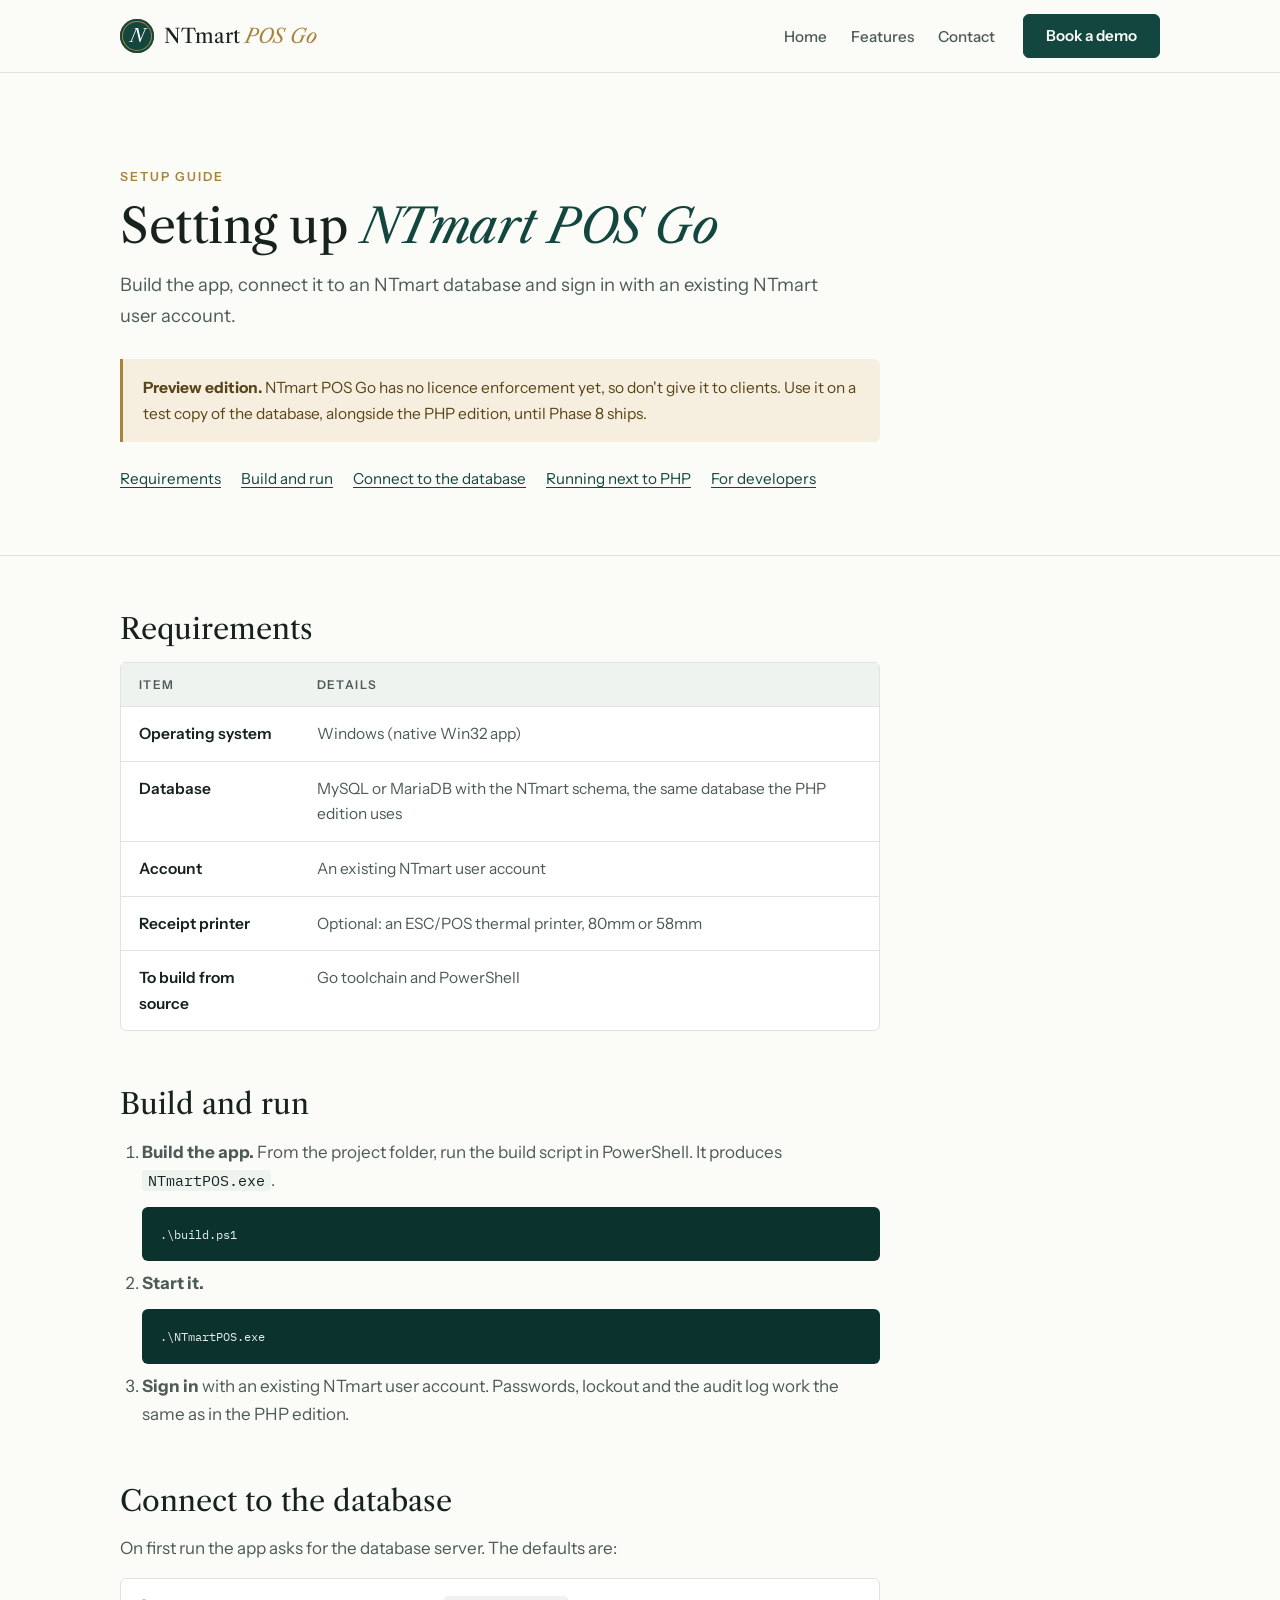
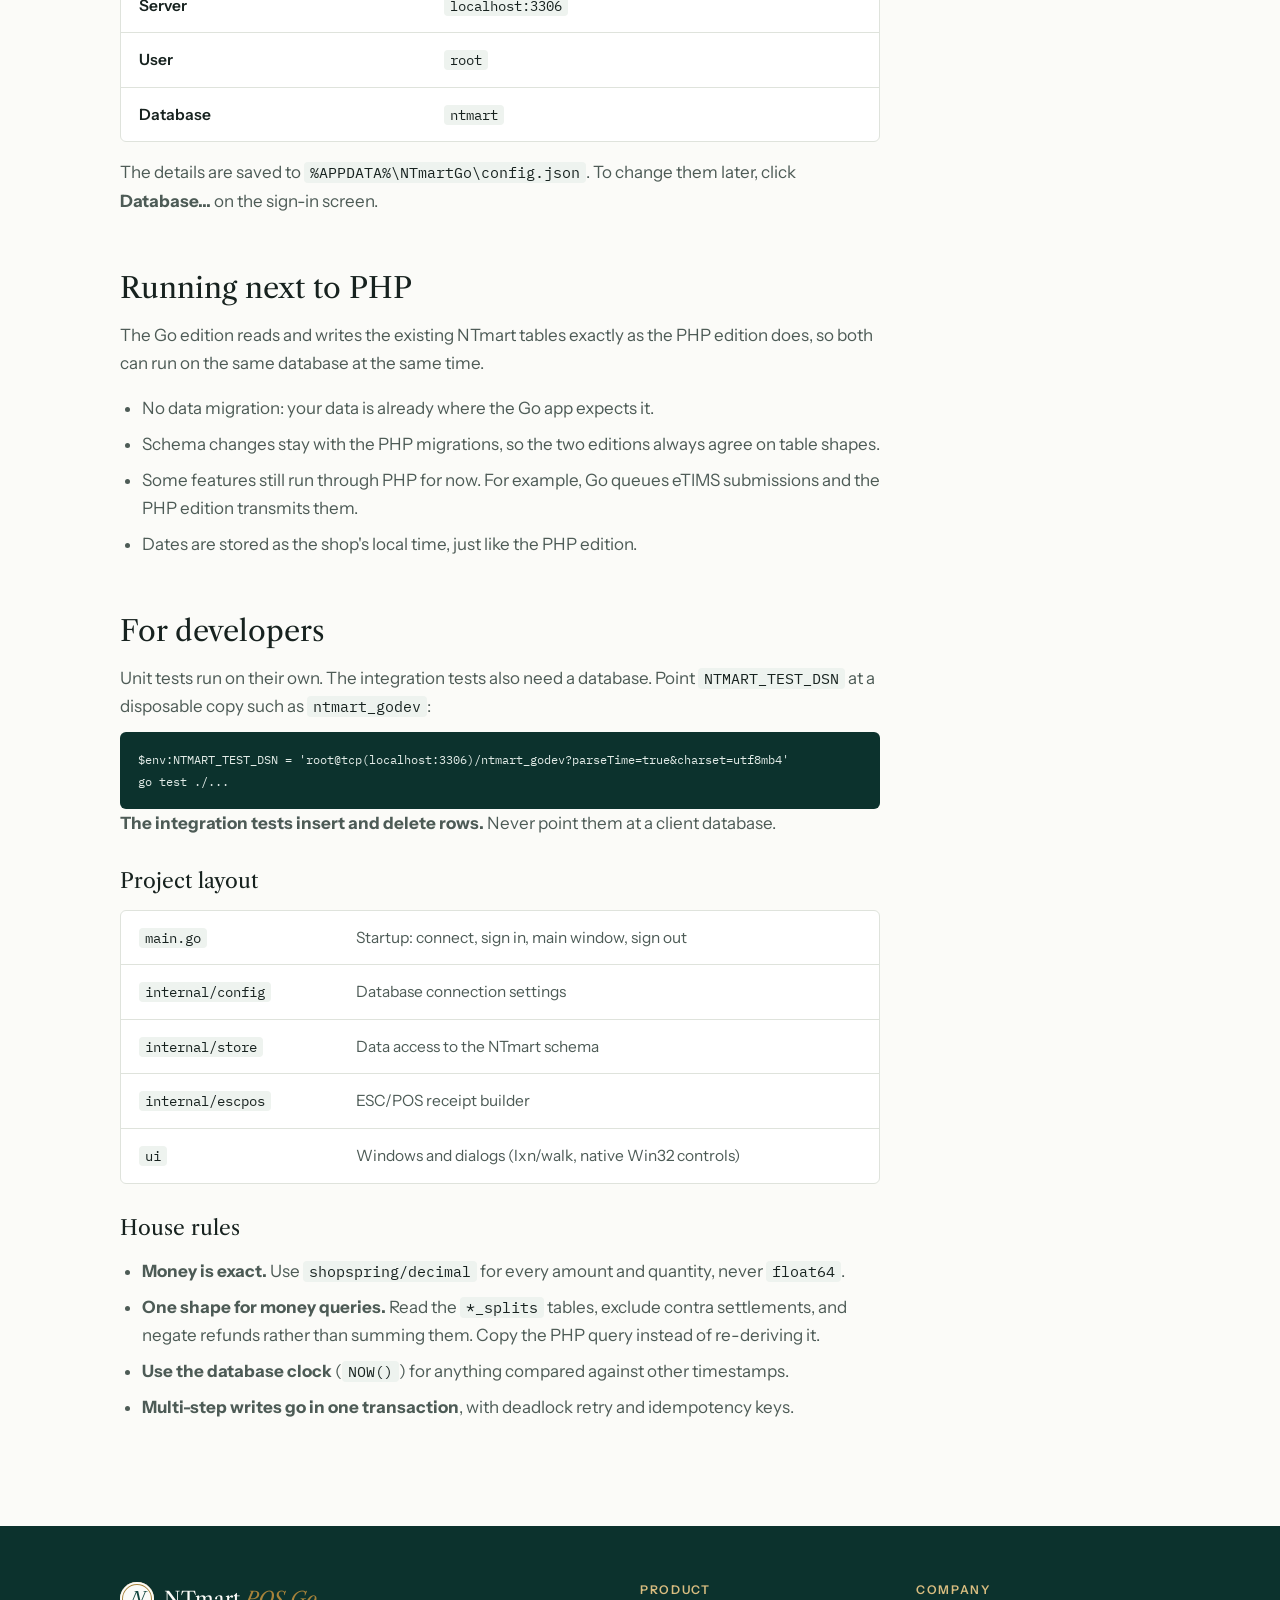
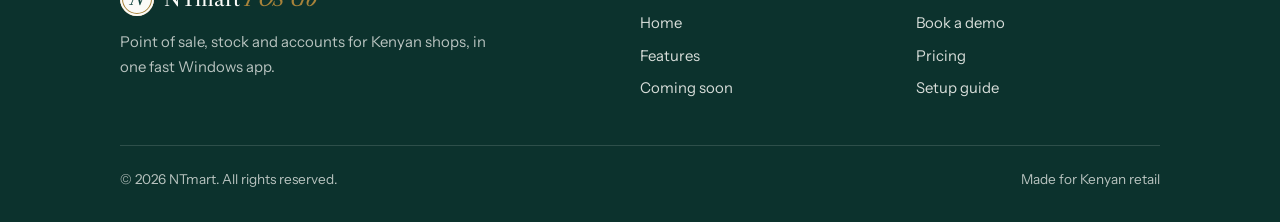
<file: getting-started.html>
<!doctype html>
<html lang="en">
<head>
  <meta charset="utf-8">
  <meta name="viewport" content="width=device-width, initial-scale=1">
  <title>Setup Guide · NTmart POS Go</title>
  <meta name="description" content="How to build, run and connect NTmart POS Go to your NTmart MySQL/MariaDB database.">
  <meta name="theme-color" content="#12463f">
  <link rel="icon" href="assets/favicon.svg" type="image/svg+xml">
  <link rel="preconnect" href="https://fonts.googleapis.com">
  <link rel="preconnect" href="https://fonts.gstatic.com" crossorigin>
  <link href="https://fonts.googleapis.com/css2?family=Libre+Caslon+Text:ital,wght@0,400;0,700;1,400&family=Instrument+Sans:wght@400;500;600&family=IBM+Plex+Mono:wght@400;600&display=swap" rel="stylesheet">
  <link rel="stylesheet" href="assets/style.css">
</head>
<body>

<header class="site-header">
  <div class="wrap nav">
    <a class="brand" href="index.html"><span class="brand-mark" aria-hidden="true">N</span><span class="brand-name">NTmart <span>POS Go</span></span></a>
    <ul class="nav-links">
      <li><a href="index.html">Home</a></li>
      <li><a href="features.html">Features</a></li>
      <li><a href="contact.html">Contact</a></li>
    </ul>
    <a class="btn" href="contact.html">Book a demo</a>
  </div>
</header>

<main>

<section class="page-head">
  <div class="wrap">
    <span class="eyebrow">Setup guide</span>
    <h1>Setting up <em>NTmart POS Go</em></h1>
    <p class="lead">Build the app, connect it to an NTmart database and sign in with an existing NTmart user account.</p>
    <div class="notice"><strong>Preview edition.</strong> NTmart POS Go has no licence enforcement yet, so don't give it to clients. Use it on a test copy of the database, alongside the PHP edition, until Phase 8 ships.</div>
    <nav class="toc" aria-label="On this page">
      <a href="#requirements">Requirements</a>
      <a href="#run">Build and run</a>
      <a href="#connect">Connect to the database</a>
      <a href="#side-by-side">Running next to PHP</a>
      <a href="#developers">For developers</a>
    </nav>
  </div>
</section>

<div class="wrap">
  <article class="prose">
    <h2 id="requirements">Requirements</h2>
    <div class="table-wrap"><table>
      <tr><th>Item</th><th>Details</th></tr>
      <tr><td>Operating system</td><td>Windows (native Win32 app)</td></tr>
      <tr><td>Database</td><td>MySQL or MariaDB with the NTmart schema, the same database the PHP edition uses</td></tr>
      <tr><td>Account</td><td>An existing NTmart user account</td></tr>
      <tr><td>Receipt printer</td><td>Optional: an ESC/POS thermal printer, 80mm or 58mm</td></tr>
      <tr><td>To build from source</td><td>Go toolchain and PowerShell</td></tr>
    </table></div>

    <h2 id="run">Build and run</h2>
    <ol>
      <li>
        <strong>Build the app.</strong> From the project folder, run the build script in PowerShell. It produces <code>NTmartPOS.exe</code>.
        <pre><code>.\build.ps1</code></pre>
      </li>
      <li>
        <strong>Start it.</strong>
        <pre><code>.\NTmartPOS.exe</code></pre>
      </li>
      <li>
        <strong>Sign in</strong> with an existing NTmart user account. Passwords, lockout and the audit log work the same as in the PHP edition.
      </li>
    </ol>

    <h2 id="connect">Connect to the database</h2>
    <p>On first run the app asks for the database server. The defaults are:</p>
    <div class="table-wrap"><table>
      <tr><td>Server</td><td><code>localhost:3306</code></td></tr>
      <tr><td>User</td><td><code>root</code></td></tr>
      <tr><td>Database</td><td><code>ntmart</code></td></tr>
    </table></div>
    <p>The details are saved to <code>%APPDATA%\NTmartGo\config.json</code>. To change them later, click <strong>Database...</strong> on the sign-in screen.</p>

    <h2 id="side-by-side">Running next to PHP</h2>
    <p>The Go edition reads and writes the existing NTmart tables exactly as the PHP edition does, so both can run on the same database at the same time.</p>
    <ul>
      <li>No data migration: your data is already where the Go app expects it.</li>
      <li>Schema changes stay with the PHP migrations, so the two editions always agree on table shapes.</li>
      <li>Some features still run through PHP for now. For example, Go queues eTIMS submissions and the PHP edition transmits them.</li>
      <li>Dates are stored as the shop's local time, just like the PHP edition.</li>
    </ul>

    <h2 id="developers">For developers</h2>
    <p>Unit tests run on their own. The integration tests also need a database. Point <code>NTMART_TEST_DSN</code> at a disposable copy such as <code>ntmart_godev</code>:</p>
    <pre><code>$env:NTMART_TEST_DSN = 'root@tcp(localhost:3306)/ntmart_godev?parseTime=true&amp;charset=utf8mb4'
go test ./...</code></pre>
    <p><strong>The integration tests insert and delete rows.</strong> Never point them at a client database.</p>

    <h3>Project layout</h3>
    <div class="table-wrap"><table>
      <tr><td><code>main.go</code></td><td>Startup: connect, sign in, main window, sign out</td></tr>
      <tr><td><code>internal/config</code></td><td>Database connection settings</td></tr>
      <tr><td><code>internal/store</code></td><td>Data access to the NTmart schema</td></tr>
      <tr><td><code>internal/escpos</code></td><td>ESC/POS receipt builder</td></tr>
      <tr><td><code>ui</code></td><td>Windows and dialogs (lxn/walk, native Win32 controls)</td></tr>
    </table></div>

    <h3>House rules</h3>
    <ul>
      <li><strong>Money is exact.</strong> Use <code>shopspring/decimal</code> for every amount and quantity, never <code>float64</code>.</li>
      <li><strong>One shape for money queries.</strong> Read the <code>*_splits</code> tables, exclude contra settlements, and negate refunds rather than summing them. Copy the PHP query instead of re-deriving it.</li>
      <li><strong>Use the database clock</strong> (<code>NOW()</code>) for anything compared against other timestamps.</li>
      <li><strong>Multi-step writes go in one transaction</strong>, with deadlock retry and idempotency keys.</li>
    </ul>
  </article>
</div>
</main>

<footer class="site-footer">
  <div class="wrap">
    <div class="footer-grid">
      <div>
        <a class="brand" href="index.html"><span class="brand-mark" aria-hidden="true">N</span><span class="brand-name">NTmart <span>POS Go</span></span></a>
        <p>Point of sale, stock and accounts for Kenyan shops, in one fast Windows app.</p>
      </div>
      <div>
        <h4>Product</h4>
        <ul>
          <li><a href="index.html">Home</a></li>
          <li><a href="features.html">Features</a></li>
          <li><a href="features.html#coming-soon">Coming soon</a></li>
        </ul>
      </div>
      <div>
        <h4>Company</h4>
        <ul>
          <li><a href="contact.html">Book a demo</a></li>
          <li><a href="contact.html#pricing">Pricing</a></li>
          <li><a href="getting-started.html">Setup guide</a></li>
        </ul>
      </div>
    </div>
    <div class="footer-bottom">
      <span>&copy; 2026 NTmart. All rights reserved.</span>
      <span>Made for Kenyan retail</span>
    </div>
  </div>
</footer>

</body>
</html>
</file>
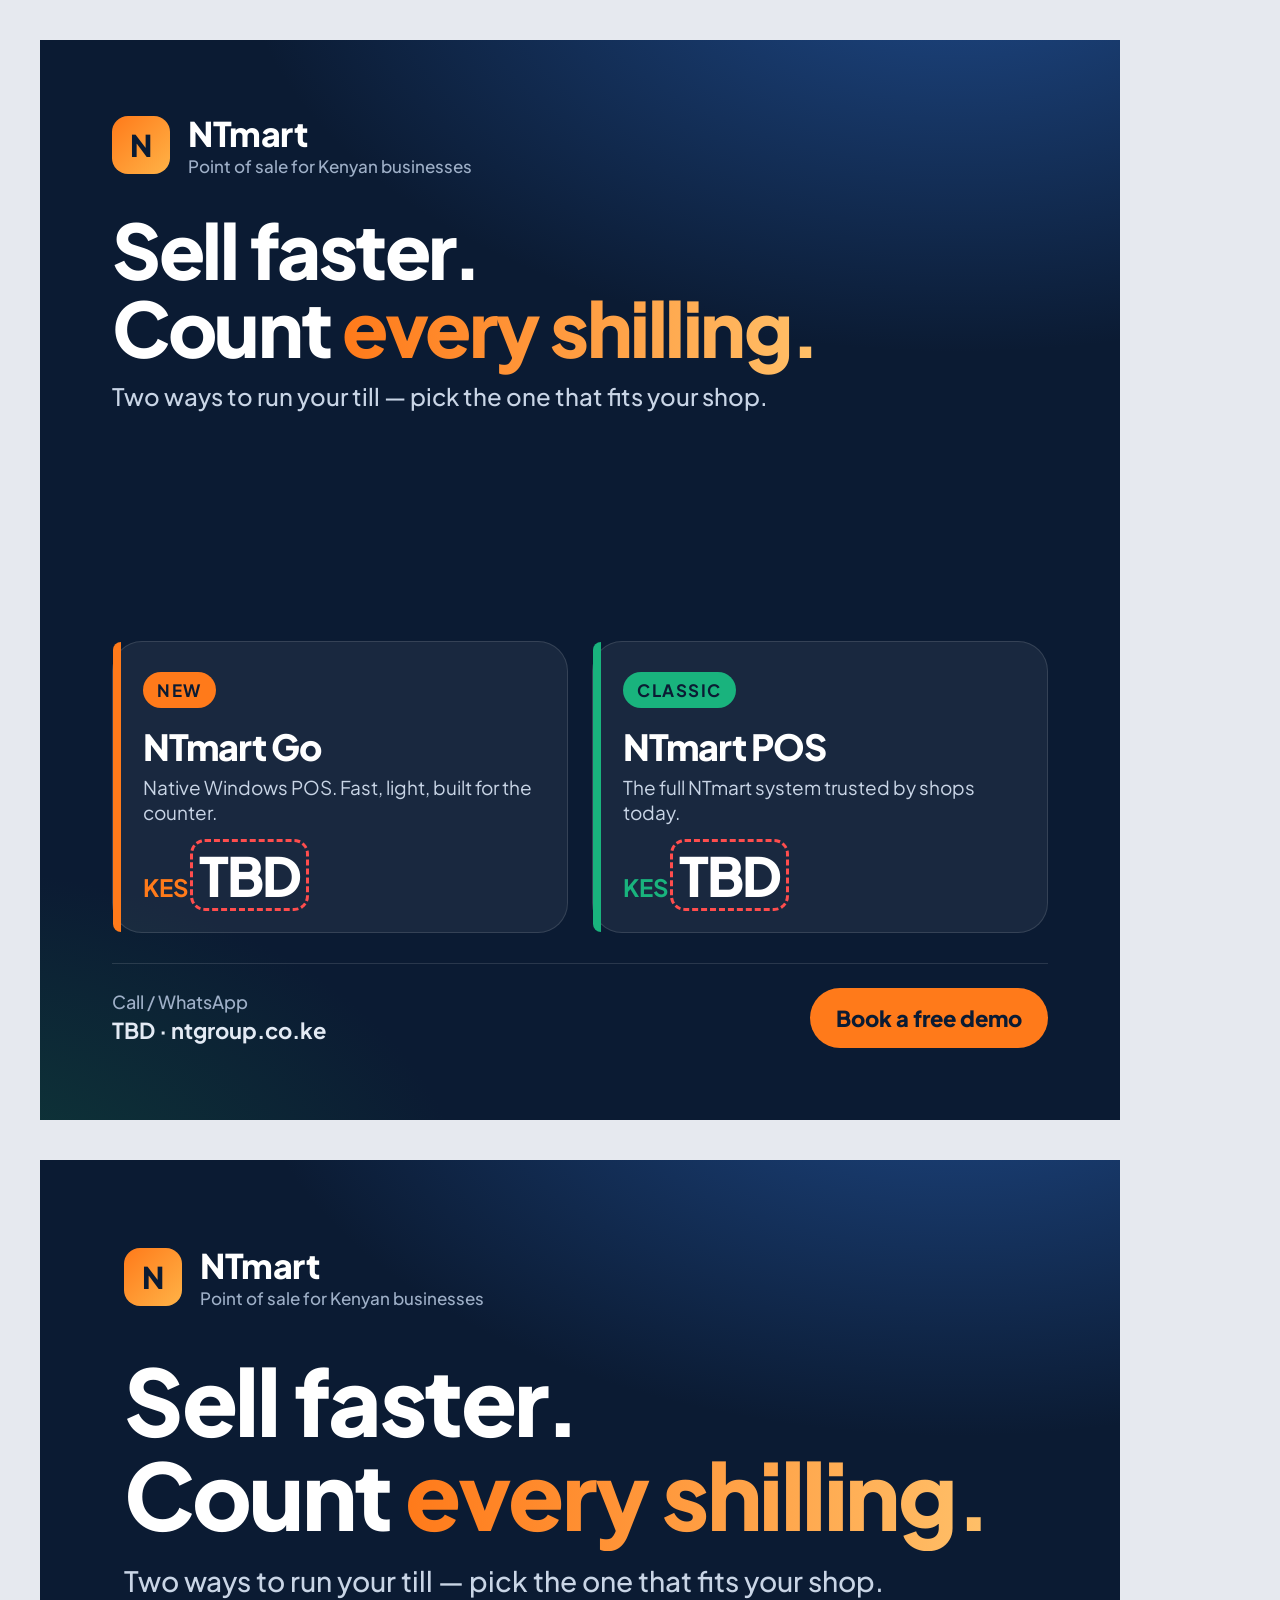
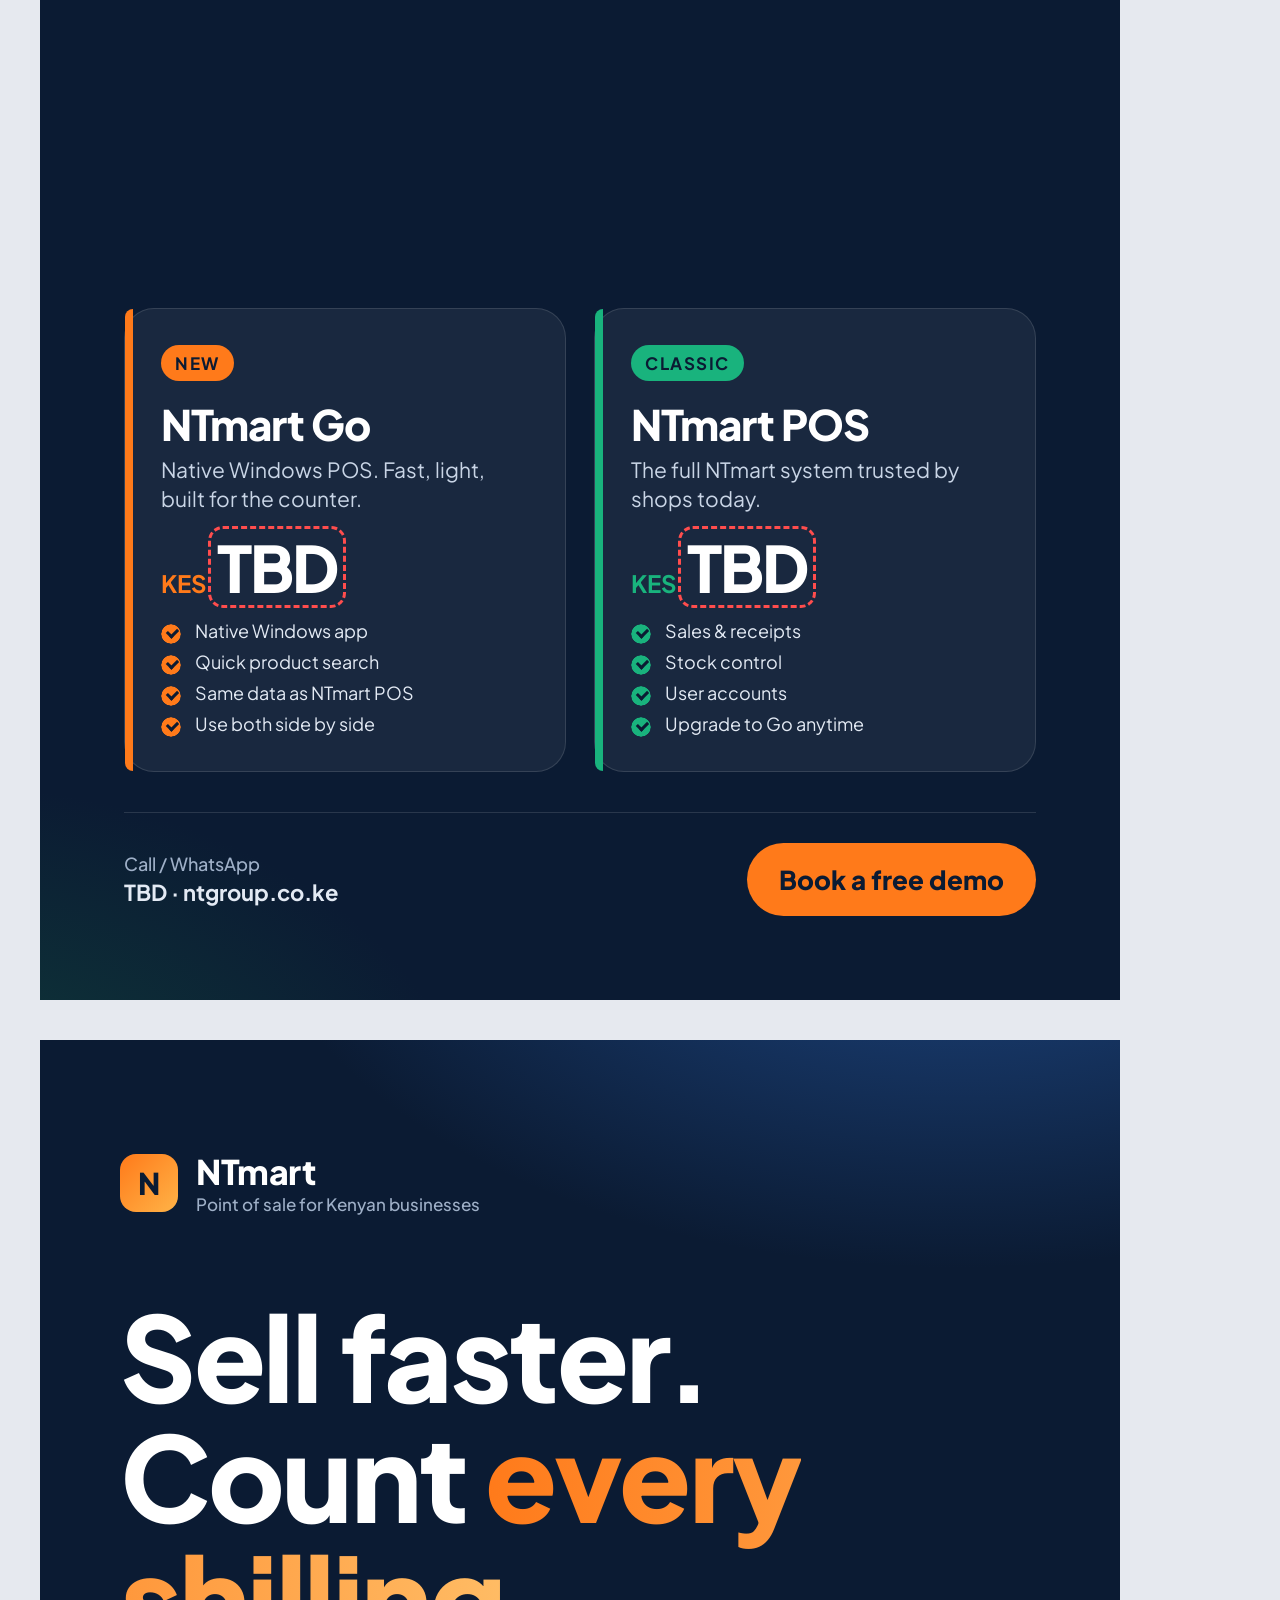
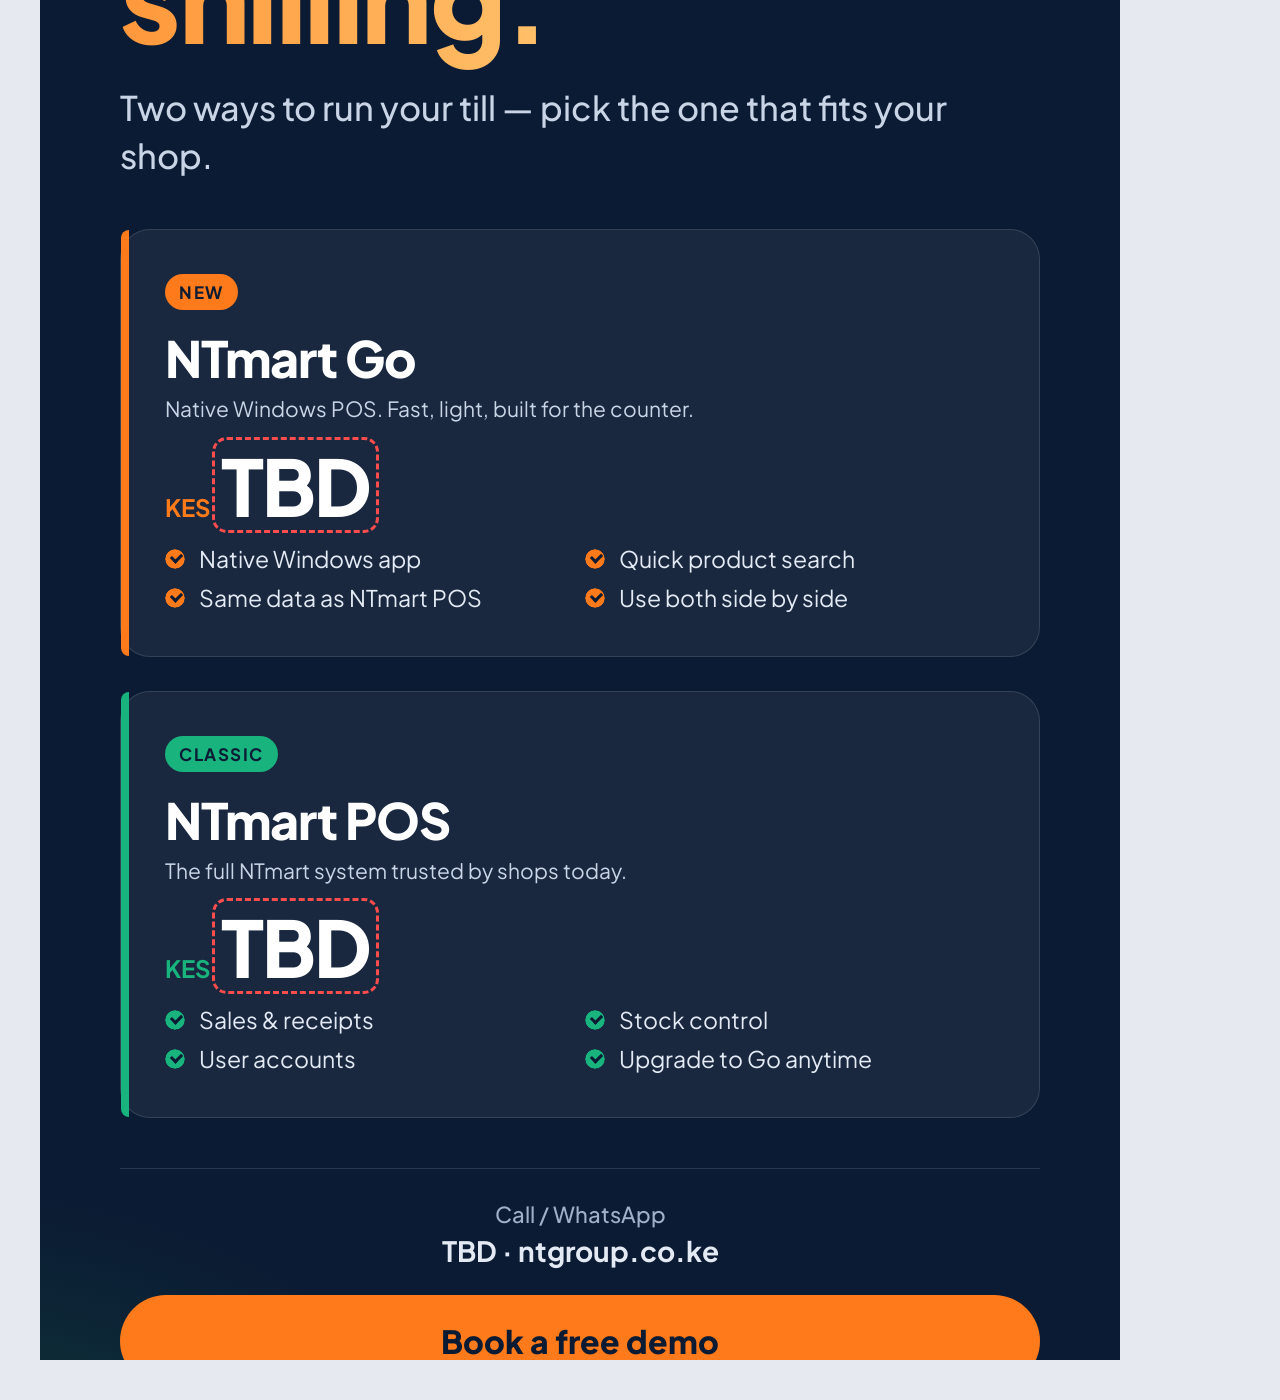
<file: marketing/posters/poster.html>
<!doctype html>
<html lang="en">
<head>
<meta charset="utf-8">
<title>NTmart Posters</title>
<link rel="preconnect" href="https://fonts.googleapis.com">
<link href="https://fonts.googleapis.com/css2?family=Plus+Jakarta+Sans:wght@500;700;800&display=swap" rel="stylesheet">
<style>
  /* ===== EDIT PRICES & CONTACTS IN THE <script> BLOCK AT THE BOTTOM ===== */
  :root{
    --ink:#0b1b33; --ink-2:#132a4d; --paper:#ffffff;
    --go:#ff7a1a; --pos:#19b37d; --muted:#9fb0c8; --line:rgba(255,255,255,.12);
  }
  *{box-sizing:border-box;margin:0;padding:0}
  body{background:#e6e9ef;font-family:"Plus Jakarta Sans",system-ui,sans-serif;display:flex;flex-wrap:wrap;gap:40px;padding:40px;align-items:flex-start}
  .poster{width:1080px;position:relative;overflow:hidden;color:var(--paper);
    background:radial-gradient(1200px 700px at 85% -10%, #1f4a8a 0%, transparent 60%),
               radial-gradient(900px 600px at -10% 110%, #0f3d3a 0%, transparent 60%), var(--ink);
    display:flex;flex-direction:column;padding:72px}
  .sq{height:1080px} .story{height:1920px;padding:110px 80px} .portrait{height:1440px;padding:84px}
  .brand{display:flex;align-items:center;gap:18px;font-weight:800;font-size:34px;letter-spacing:-.5px}
  .mark{width:58px;height:58px;border-radius:16px;background:linear-gradient(135deg,var(--go),#ffb347);display:grid;place-items:center;font-size:30px;color:var(--ink)}
  .brand small{display:block;font-size:17px;font-weight:500;color:var(--muted);letter-spacing:0}
  h1{font-weight:800;letter-spacing:-2.5px;line-height:1.02;margin-top:44px}
  h1 em{font-style:normal;background:linear-gradient(90deg,var(--go),#ffc069);-webkit-background-clip:text;background-clip:text;color:transparent}
  .sub{color:#c9d5e6;font-weight:500;margin-top:20px;line-height:1.4}
  .cards{display:grid;gap:28px;margin-top:auto}
  .card{background:rgba(255,255,255,.06);border:1px solid var(--line);border-radius:30px;padding:36px;position:relative}
  .card::before{content:"";position:absolute;inset:0 auto 0 0;width:8px;border-radius:30px 0 0 30px;background:var(--accent)}
  .card.go{--accent:var(--go)} .card.pos{--accent:var(--pos)}
  .tag{display:inline-block;font-size:17px;font-weight:700;text-transform:uppercase;letter-spacing:1.5px;color:var(--ink);background:var(--accent);padding:7px 14px;border-radius:999px}
  .card h2{font-size:42px;font-weight:800;letter-spacing:-1px;margin-top:16px}
  .card p{color:#c9d5e6;font-size:21px;margin-top:6px;line-height:1.35}
  .price{margin-top:22px;display:flex;align-items:baseline;gap:10px;flex-wrap:wrap}
  .price .cur{font-size:24px;font-weight:700;color:var(--accent)}
  .price .amt{font-size:64px;font-weight:800;letter-spacing:-2px;line-height:1}
  .price .per{font-size:21px;color:var(--muted);font-weight:500}
  .price .tbd{outline:3px dashed #ff4d4d;outline-offset:6px;border-radius:6px}
  ul{list-style:none;margin-top:20px;display:grid;gap:10px}
  li{font-size:20px;color:#e3eaf4;padding-left:34px;position:relative}
  li::before{content:"";position:absolute;left:0;top:5px;width:20px;height:20px;border-radius:50%;background:var(--accent);
    -webkit-mask:url('data:image/svg+xml;utf8,<svg xmlns="http://www.w3.org/2000/svg" viewBox="0 0 20 20"><circle cx="10" cy="10" r="10"/></svg>');}
  li::after{content:"";position:absolute;left:6px;top:9px;width:8px;height:5px;border:3px solid var(--ink);border-top:0;border-right:0;transform:rotate(-45deg)}
  .cta{display:flex;justify-content:space-between;align-items:center;gap:24px;margin-top:40px;padding-top:30px;border-top:1px solid var(--line)}
  .cta .btn{background:var(--go);color:var(--ink);font-weight:800;font-size:26px;padding:20px 32px;border-radius:999px;white-space:nowrap}
  .cta .contact{font-size:22px;color:#e3eaf4;font-weight:700;line-height:1.45}
  .cta .contact span{display:block;color:var(--muted);font-weight:500;font-size:18px}

  /* layout variants */
  .sq h1{font-size:76px;margin-top:34px} .sq .sub{font-size:24px;margin-top:14px}
  .sq .cards{grid-template-columns:1fr 1fr;gap:24px} .sq .card{padding:30px} .sq .card h2{font-size:36px}
  .sq .card p{font-size:19px} .sq .price .amt{font-size:54px} .sq ul{display:none}
  .sq .cta{margin-top:30px;padding-top:24px} .sq .cta .btn{font-size:22px;padding:16px 26px}

  .portrait h1{font-size:92px} .portrait .sub{font-size:28px}
  .portrait .cards{grid-template-columns:1fr 1fr} .portrait li{font-size:18px}
  .portrait ul{gap:8px}

  .story h1{font-size:118px;margin-top:80px} .story .sub{font-size:34px;margin-top:28px}
  .story .cards{gap:34px;padding-top:50px} .story .card{padding:44px} .story .card h2{font-size:50px}
  .story .price .amt{font-size:78px} .story li{font-size:23px}
  .story ul{grid-template-columns:1fr 1fr}
  .story .cta{flex-direction:column;align-items:stretch;text-align:center;margin-top:50px}
  .story .cta .btn{font-size:32px;padding:26px}
  .story .cta .contact{font-size:28px} .story .cta .contact span{font-size:22px}
</style>
</head>
<body>
<template id="tpl">
  <div class="brand"><div class="mark">N</div><div>NTmart<small>Point of sale for Kenyan businesses</small></div></div>
  <h1>Sell faster.<br>Count <em>every shilling.</em></h1>
  <p class="sub">Two ways to run your till — pick the one that fits your shop.</p>
  <div class="cards">
    <div class="card go">
      <span class="tag">New</span>
      <h2>NTmart Go</h2>
      <p>Native Windows POS. Fast, light, built for the counter.</p>
      <div class="price"><span class="cur" data-k="currency"></span><span class="amt" data-k="goPrice"></span><span class="per" data-k="goPeriod"></span></div>
      <ul><li>Native Windows app</li><li>Quick product search</li><li>Same data as NTmart POS</li><li>Use both side by side</li></ul>
    </div>
    <div class="card pos">
      <span class="tag">Classic</span>
      <h2>NTmart POS</h2>
      <p>The full NTmart system trusted by shops today.</p>
      <div class="price"><span class="cur" data-k="currency"></span><span class="amt" data-k="posPrice"></span><span class="per" data-k="posPeriod"></span></div>
      <ul><li>Sales &amp; receipts</li><li>Stock control</li><li>User accounts</li><li>Upgrade to Go anytime</li></ul>
    </div>
  </div>
  <div class="cta">
    <div class="contact"><span>Call / WhatsApp</span><b data-k="phone"></b> · <b data-k="web"></b></div>
    <div class="btn">Book a free demo</div>
  </div>
</template>

<div class="poster sq" id="p-1x1"></div>
<div class="poster portrait" id="p-3x4"></div>
<div class="poster story" id="p-9x16"></div>

<script>
  // ===== EDIT HERE ===== Fill in the real prices from ntgroup.co.ke. Empty values show as a red-dashed "TBD".
  const DATA = {
    currency: "KES",
    goPrice:  "",  goPeriod:  "",   // e.g. "1,500", "/ month"
    posPrice: "",  posPeriod: "",   // e.g. "15,000", "one-time"
    phone:    "",                   // e.g. "07XX XXX XXX"
    web:      "ntgroup.co.ke"
  };
  const tpl = document.getElementById("tpl");
  document.querySelectorAll(".poster").forEach(p => {
    p.appendChild(tpl.content.cloneNode(true));
    p.querySelectorAll("[data-k]").forEach(el => {
      const v = DATA[el.dataset.k];
      el.textContent = v || (/(Price|phone)/.test(el.dataset.k) ? "TBD" : "");
      if (!v && /(Price|phone)/.test(el.dataset.k)) el.classList.add("tbd");
    });
  });
</script>
</body>
</html>
</file>
<file: assets/style.css>
/* NTmart POS Go: classic type and palette, modern layout.
   Layout: full-width bands, 1120px content column, serif display over a clean sans body. */
:root {
  --paper: #fbfbf8;
  --white: #ffffff;
  --ink: #17221f;
  --ink-soft: #4d5b56;
  --line: #dfe3dc;
  --green: #12463f;
  --green-deep: #0c322d;
  --green-tint: #eef3ef;
  --brass: #a8833a;
  --brass-tint: #f6efe0;

  --serif: "Libre Caslon Text", Georgia, "Times New Roman", serif;
  --sans: "Instrument Sans", "Segoe UI", system-ui, -apple-system, sans-serif;
  --mono: "IBM Plex Mono", "Courier New", monospace;

  --wrap: 1120px;
  --radius: 6px;
  color-scheme: light;
}

* { box-sizing: border-box; }

html { scroll-behavior: smooth; }

body {
  margin: 0;
  background: var(--paper);
  color: var(--ink);
  font: 17px/1.65 var(--sans);
  -webkit-font-smoothing: antialiased;
}

@media (prefers-reduced-motion: reduce) {
  html { scroll-behavior: auto; }
  * { transition: none !important; }
}

a { color: var(--green); text-underline-offset: 3px; text-decoration-thickness: 1px; }
a:hover { color: var(--brass); }

:focus-visible { outline: 2px solid var(--brass); outline-offset: 3px; }

.wrap {
  width: 100%;
  max-width: var(--wrap);
  margin: 0 auto;
  padding-inline: 16px;
}

@media (min-width: 760px) { .wrap { padding-inline: 40px; } }

/* ---------- Type ---------- */

h1, h2, h3 {
  font-family: var(--serif);
  font-weight: 400;
  color: var(--ink);
  line-height: 1.18;
  margin: 0;
  text-wrap: balance;
}

h1 { font-size: clamp(2.2rem, 5vw, 3.6rem); letter-spacing: -.01em; }
h2 { font-size: clamp(1.75rem, 3.4vw, 2.5rem); }
h3 { font-size: 1.3rem; }

h1 em, h2 em { font-style: italic; color: var(--green); }

p { margin: 0; }

.eyebrow {
  display: inline-block;
  font: 600 .78rem/1 var(--sans);
  letter-spacing: .16em;
  text-transform: uppercase;
  color: var(--brass);
  margin-bottom: 14px;
}

.lead { font-size: 1.15rem; color: var(--ink-soft); max-width: 60ch; }

/* ---------- Header ---------- */

.site-header {
  position: sticky;
  top: env(safe-area-inset-top, 0px);
  z-index: 20;
  background: rgba(251, 251, 248, .92);
  backdrop-filter: saturate(1.4) blur(10px);
  border-bottom: 1px solid var(--line);
}

.nav {
  display: flex;
  flex-wrap: wrap;
  align-items: center;
  gap: 10px 28px;
  padding-block: 14px;
}

.brand {
  display: flex;
  align-items: center;
  gap: 10px;
  text-decoration: none;
  color: var(--ink);
  margin-right: auto;
}

.brand:hover { color: var(--ink); }

.brand-mark {
  display: grid;
  place-items: center;
  width: 34px;
  height: 34px;
  border-radius: 50%;
  background: var(--green);
  color: var(--paper);
  font: italic 1.15rem/1 var(--serif);
  box-shadow: inset 0 0 0 2px var(--green), inset 0 0 0 3px var(--brass);
}

.brand-name { font: 1.25rem/1 var(--serif); }
.brand-name span { color: var(--brass); font-style: italic; }

.nav-links { display: flex; gap: 24px; list-style: none; margin: 0; padding: 0; }

.nav-links a {
  color: var(--ink-soft);
  text-decoration: none;
  font-size: .95rem;
  font-weight: 500;
  padding-block: 4px;
  border-bottom: 1px solid transparent;
}

.nav-links a:hover { color: var(--ink); border-bottom-color: var(--brass); }
.nav-links a[aria-current="page"] { color: var(--ink); border-bottom-color: var(--green); }

@media (max-width: 640px) {
  .nav { gap: 10px 16px; }
  .nav .btn { order: 2; padding: 8px 14px; font-size: .9rem; }
  .nav-links { order: 3; width: 100%; gap: 20px; border-top: 1px solid var(--line); padding-top: 8px; }
}

/* ---------- Buttons ---------- */

.btn {
  display: inline-flex;
  align-items: center;
  gap: 8px;
  padding: 12px 22px;
  border-radius: var(--radius);
  border: 1px solid var(--green);
  background: var(--green);
  color: var(--paper);
  font: 600 .95rem/1.2 var(--sans);
  text-decoration: none;
  transition: background .2s, border-color .2s, color .2s;
}

.btn:hover { background: var(--green-deep); border-color: var(--green-deep); color: var(--paper); }

.btn-outline { background: transparent; color: var(--green); border-color: var(--green); }
.btn-outline:hover { background: var(--green-tint); color: var(--green-deep); }

.btn-brass { background: var(--brass); border-color: var(--brass); color: var(--white); }
.btn-brass:hover { background: #8e6e2f; border-color: #8e6e2f; color: var(--white); }

.btn .arrow { transition: transform .2s; }
.btn:hover .arrow { transform: translateX(3px); }

/* ---------- Sections ---------- */

.band { padding-block: 72px; }
.band-white { background: var(--white); border-block: 1px solid var(--line); }
.band-green { background: var(--green); color: var(--paper); }

@media (min-width: 900px) { .band { padding-block: 104px; } }

.section-head { max-width: 680px; margin-bottom: 44px; }
.section-head h2 { margin-bottom: 14px; }
.section-head.center { margin-inline: auto; text-align: center; }
.section-head.center .lead { margin-inline: auto; }

.below { margin-top: 36px; }

/* A classic double rule used as a section ornament */
.rule {
  height: 4px;
  border-top: 1px solid var(--brass);
  border-bottom: 1px solid var(--brass);
  width: 56px;
  margin: 18px 0 0;
}
.center .rule { margin-inline: auto; }

/* ---------- Hero ---------- */

.hero { padding-block: 56px 72px; }

.hero-grid { display: grid; gap: 48px; align-items: center; }

@media (min-width: 900px) {
  .hero { padding-block: 88px 104px; }
  .hero-grid { grid-template-columns: 1.25fr 1fr; gap: 72px; }
}

.hero-grid > * { min-width: 0; }

.hero h1 { margin-bottom: 22px; }
.hero .lead { margin-bottom: 32px; }

.actions { display: flex; flex-wrap: wrap; gap: 12px; }

.checks {
  list-style: none;
  margin: 32px 0 0;
  padding: 22px 0 0;
  border-top: 1px solid var(--line);
  display: flex;
  flex-wrap: wrap;
  gap: 8px 28px;
  font-size: .92rem;
  color: var(--ink-soft);
}

.checks li { display: flex; align-items: center; gap: 10px; }
.checks li::before {
  content: "";
  width: 7px;
  height: 7px;
  transform: rotate(45deg);
  background: var(--brass);
  flex: none;
}

/* Receipt illustration */
.receipt-stage {
  padding: 36px 24px;
  border-radius: 10px;
  background:
    radial-gradient(circle at 30% 20%, rgba(168, 131, 58, .16), transparent 60%),
    var(--green-tint);
  border: 1px solid var(--line);
}

.receipt {
  font: .8rem/1.55 var(--mono);
  background: var(--white);
  color: var(--ink);
  padding: 22px 20px 30px;
  max-width: 300px;
  margin: 0 auto;
  filter: drop-shadow(0 16px 22px rgba(23, 34, 31, .18));
  transform: rotate(-1.5deg);
  -webkit-mask: radial-gradient(circle 6px at 50% 100%, transparent 98%, #000) 0 0 / 14px 100% repeat-x;
          mask: radial-gradient(circle 6px at 50% 100%, transparent 98%, #000) 0 0 / 14px 100% repeat-x;
}

.receipt .c { text-align: center; }
.receipt .shop { font-weight: 600; letter-spacing: .08em; }
.receipt .row { display: flex; justify-content: space-between; gap: 10px; font-variant-numeric: tabular-nums; }
.receipt .dash { border-top: 1px dashed #b9bfb8; margin: 10px 0; }
.receipt .total { font-weight: 600; font-size: .9rem; }

/* ---------- Grids, features, cards ---------- */

.grid { display: grid; gap: 40px 32px; }
@media (min-width: 640px) { .grid-2, .grid-3 { grid-template-columns: repeat(2, 1fr); } }
@media (min-width: 960px) { .grid-3 { grid-template-columns: repeat(3, 1fr); } }
.grid > * { min-width: 0; }
.grid.tight { gap: 20px; }

.feature { border-top: 1px solid var(--ink); }
.feature .num {
  display: block;
  font: italic 1rem var(--serif);
  color: var(--brass);
  margin: 14px 0 8px;
}
.feature h3 { margin-bottom: 10px; }
.feature p { color: var(--ink-soft); font-size: .98rem; }

.card {
  background: var(--white);
  border: 1px solid var(--line);
  border-radius: var(--radius);
  padding: 28px;
}

.band-white .card { background: var(--paper); }

.card h3 { margin-bottom: 14px; }

.card ul { margin: 0; padding: 0; list-style: none; display: grid; gap: 8px; }
.card li {
  position: relative;
  padding-left: 20px;
  color: var(--ink-soft);
  font-size: .97rem;
}
.card li::before {
  content: "";
  position: absolute;
  left: 2px;
  top: .65em;
  width: 6px;
  height: 6px;
  transform: rotate(45deg);
  border: 1px solid var(--brass);
}

/* ---------- Who it's for ---------- */

.audience { border-top: 1px solid var(--line); }

.audience-row {
  display: grid;
  gap: 6px 40px;
  padding-block: 24px;
  border-bottom: 1px solid var(--line);
}

@media (min-width: 760px) {
  .audience-row { grid-template-columns: 300px 1fr; align-items: baseline; }
}

.audience-row h3 { font-size: 1.3rem; }
.audience-row p { color: var(--ink-soft); }

/* ---------- Steps ---------- */

.steps { list-style: none; margin: 0; padding: 0; display: grid; gap: 32px; counter-reset: step; }
@media (min-width: 760px) { .steps { grid-template-columns: repeat(3, 1fr); gap: 40px; } }

.steps li { counter-increment: step; }
.steps li::before {
  content: counter(step, upper-roman) ".";
  display: block;
  font: italic 2.4rem/1 var(--serif);
  color: var(--brass);
  margin-bottom: 14px;
}
.steps h3 { margin-bottom: 8px; }
.steps p { color: var(--ink-soft); }

/* ---------- Highlight (existing customers) ---------- */

.highlight {
  display: grid;
  gap: 24px;
  padding: 32px 24px;
  border-radius: 10px;
  background: var(--brass-tint);
  border: 1px solid #e8dcc0;
}

@media (min-width: 860px) {
  .highlight { grid-template-columns: 1fr auto; align-items: center; gap: 48px; padding: 48px 56px; }
}

.highlight > * { min-width: 0; }
.highlight h2 { font-size: clamp(1.5rem, 2.6vw, 2rem); margin-bottom: 10px; }
.highlight p { color: var(--ink-soft); max-width: 62ch; }

/* ---------- FAQ ---------- */

.faq { border-top: 1px solid var(--line); max-width: 820px; }

.faq details { border-bottom: 1px solid var(--line); }

.faq summary {
  cursor: pointer;
  list-style: none;
  display: flex;
  justify-content: space-between;
  align-items: baseline;
  gap: 20px;
  padding-block: 22px;
  font: 1.2rem/1.3 var(--serif);
}

.faq summary::-webkit-details-marker { display: none; }
.faq summary::after { content: "+"; font: 300 1.5rem/1 var(--sans); color: var(--brass); transition: transform .2s; }
.faq details[open] summary::after { transform: rotate(45deg); }
.faq details p { padding-bottom: 22px; color: var(--ink-soft); max-width: 66ch; }

/* ---------- Tables ---------- */

.table-wrap { overflow-x: auto; border: 1px solid var(--line); border-radius: var(--radius); background: var(--white); }

table { width: 100%; border-collapse: collapse; font-size: .97rem; }
th, td { text-align: left; padding: 14px 18px; border-bottom: 1px solid var(--line); vertical-align: top; }
tr:last-child td { border-bottom: 0; }
th { font: 600 .75rem var(--sans); letter-spacing: .12em; text-transform: uppercase; color: var(--ink-soft); background: var(--green-tint); }
td { color: var(--ink-soft); }
td:first-child { font-weight: 600; color: var(--ink); }

@media (max-width: 559px) { th, td { padding: 12px; } }

/* ---------- CTA ---------- */

.cta { text-align: center; }
.cta .eyebrow { color: #d9bd80; }
.cta h2 { color: var(--paper); margin-bottom: 14px; }
.cta h2 em { color: #e6cf9c; }
.cta p { color: rgba(251, 251, 248, .8); max-width: 54ch; margin: 0 auto 30px; }
.cta .rule { border-color: #d9bd80; margin: 18px auto 26px; }

/* ---------- Inner page header ---------- */

.page-head { padding-block: 64px 48px; border-bottom: 1px solid var(--line); }
@media (min-width: 900px) { .page-head { padding-block: 88px 64px; } }
.page-head h1 { font-size: clamp(2rem, 4.4vw, 3rem); margin-bottom: 16px; }

/* ---------- Contact ---------- */

.contact-list { margin: 0; display: grid; gap: 18px; }
.contact-list dt { font: 600 .75rem var(--sans); letter-spacing: .12em; text-transform: uppercase; color: var(--brass); }
.contact-list dd { margin: 4px 0 0; font: 1.2rem/1.4 var(--serif); overflow-wrap: anywhere; }

.next-steps { margin: 0; padding-left: 20px; display: grid; gap: 12px; color: var(--ink-soft); }

/* ---------- Setup guide ---------- */

.prose { max-width: 760px; padding-bottom: 88px; }
.prose h2 { font-size: 1.8rem; margin: 56px 0 16px; scroll-margin-top: 90px; }
.prose h3 { margin: 32px 0 12px; }
.prose p, .prose li { color: var(--ink-soft); }
.prose p + p { margin-top: 14px; }
.prose ul, .prose ol { padding-left: 22px; display: grid; gap: 8px; }
.prose .table-wrap { margin: 16px 0; }

.toc { display: flex; flex-wrap: wrap; gap: 8px 20px; margin-top: 24px; font-size: .95rem; }

.notice {
  margin-top: 28px;
  padding: 16px 20px;
  border-left: 3px solid var(--brass);
  background: var(--brass-tint);
  border-radius: 0 var(--radius) var(--radius) 0;
  color: #5b4518;
  font-size: .97rem;
  max-width: 760px;
}

code { font: .88em var(--mono); background: var(--green-tint); padding: 1px 6px; border-radius: 4px; overflow-wrap: anywhere; color: var(--ink); }

pre {
  margin: 12px 0 0;
  padding: 16px 18px;
  background: var(--green-deep);
  color: #e3ece8;
  border-radius: var(--radius);
  overflow-x: auto;
  font: .88rem/1.6 var(--mono);
}
pre code { background: none; padding: 0; color: inherit; overflow-wrap: normal; }

/* ---------- Footer ---------- */

.site-footer { background: var(--green-deep); color: rgba(251, 251, 248, .72); padding-block: 56px 32px; font-size: .93rem; }

.footer-grid { display: grid; gap: 32px; }
@media (min-width: 760px) { .footer-grid { grid-template-columns: 2fr 1fr 1fr; } }

.site-footer .brand { color: var(--paper); margin-bottom: 14px; }
.site-footer .brand-mark { background: var(--paper); color: var(--green); box-shadow: inset 0 0 0 2px var(--paper), inset 0 0 0 3px var(--brass); }
.site-footer h4 { font: 600 .75rem var(--sans); letter-spacing: .14em; text-transform: uppercase; color: #d9bd80; margin: 0 0 14px; }
.site-footer ul { list-style: none; margin: 0; padding: 0; display: grid; gap: 8px; }
.site-footer a { color: rgba(251, 251, 248, .85); text-decoration: none; }
.site-footer a:hover { color: var(--white); text-decoration: underline; }
.site-footer p { max-width: 38ch; }

.footer-bottom {
  margin-top: 44px;
  padding-top: 22px;
  border-top: 1px solid rgba(251, 251, 248, .14);
  display: flex;
  flex-wrap: wrap;
  justify-content: space-between;
  gap: 8px;
  font-size: .85rem;
}
</file>
